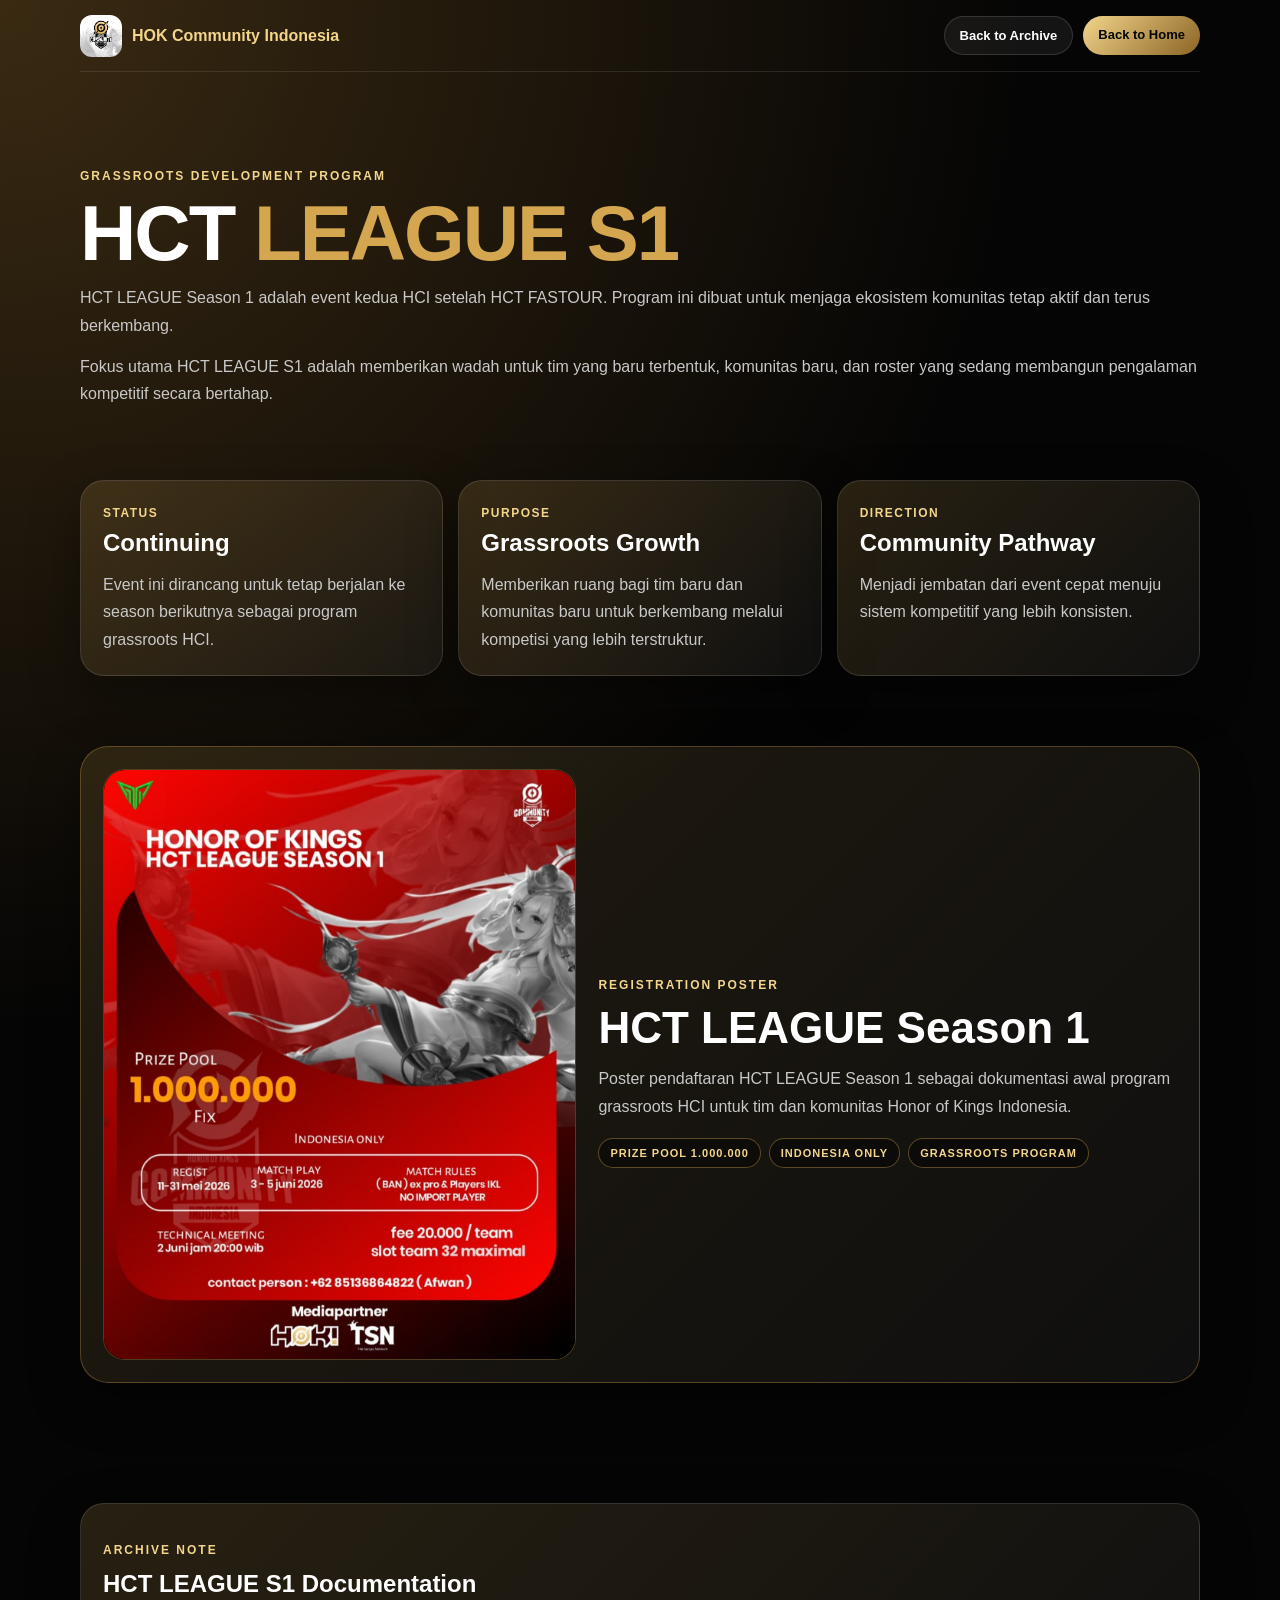
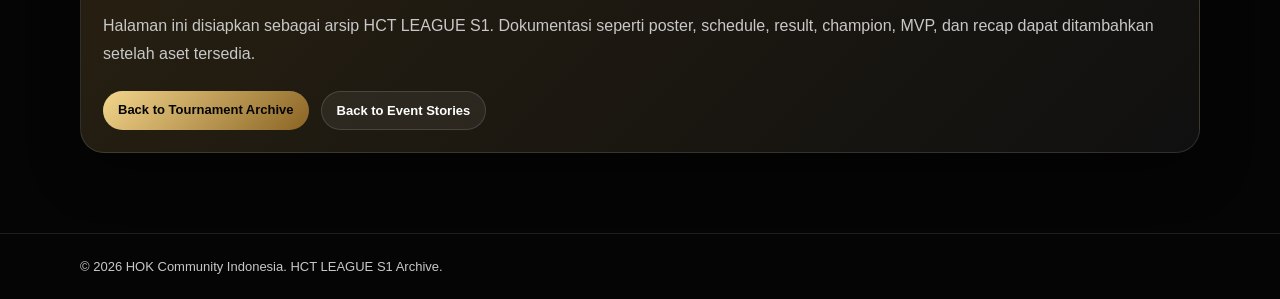
<file: hct-league.html>
<!DOCTYPE html><html lang="id"><head><meta charset="UTF-8"><meta name="viewport" content="width=device-width,initial-scale=1.0"><title>HCT LEAGUE S1 | HCI</title><style>:root{--bg:#050505;--gold:#f3d58b;--red:#d4a64f;--text:#fff;--muted:#c8c8c8}*{box-sizing:border-box;margin:0;padding:0;scroll-behavior:smooth;-webkit-tap-highlight-color:transparent}body{font-family:Arial,sans-serif;background:radial-gradient(circle at top left,#3a2a12,#050505 45%),radial-gradient(circle at bottom right,#d4a64f18,transparent 35%),var(--bg);color:var(--text)}a{color:inherit;text-decoration:none}.wrap{width:min(1120px,92%);margin:auto}.nav{min-height:72px;display:flex;justify-content:space-between;align-items:center;gap:16px;border-bottom:1px solid #ffffff1a}.logo{display:flex;align-items:center;gap:10px;font-weight:900;color:var(--gold)}.logoImg{width:42px;height:42px;border-radius:12px;object-fit:cover}.navActions{display:flex;gap:10px;flex-wrap:wrap}.backBtn,.btn{display:inline-flex;padding:11px 15px;border-radius:99px;background:#ffffff10;border:1px solid #ffffff22;color:#fff;font-size:13px;font-weight:900}.primary{background:linear-gradient(135deg,#f3d58b,#8a6424);color:#050505;border:0}.hero{padding:80px 0 45px}.eyebrow{color:var(--gold);font-weight:900;letter-spacing:2px;font-size:12px;text-transform:uppercase;margin-bottom:10px}h1{font-size:clamp(40px,9vw,78px);line-height:.95;text-transform:uppercase;letter-spacing:-2px}.red{color:var(--red)}p{color:var(--muted);line-height:1.7;margin-top:14px}.grid3{display:grid;grid-template-columns:repeat(3,1fr);gap:15px;margin:28px 0 70px}.card,.noteBox{padding:22px;border-radius:24px;background:linear-gradient(135deg,#d4a64f2b,#ffffff0c);border:1px solid #ffffff1f;box-shadow:0 18px 50px #0006}.card span{color:var(--gold);font-size:12px;font-weight:900;text-transform:uppercase;letter-spacing:1.5px}.card h3{margin-top:8px;font-size:24px}.noteBox{margin-bottom:80px}.btns{display:flex;gap:12px;flex-wrap:wrap;margin-top:24px}
.posterSection{padding:0 0 70px}
.posterCard{display:grid;grid-template-columns:.9fr 1.1fr;gap:22px;align-items:center;margin-bottom:50px;padding:22px;border-radius:28px;background:linear-gradient(135deg,#d4a64f24,#ffffff0b);border:1px solid #d4a64f55;box-shadow:0 18px 50px #0006}
.posterFrame{border-radius:22px;overflow:hidden;background:#0008;border:1px solid #d4a64f55;min-height:320px;display:grid;place-items:center}
.posterFrame img{width:100%;height:100%;display:block;object-fit:contain;background:#000}
.posterFallback{display:none;min-height:320px;place-items:center;text-align:center;padding:22px;color:var(--muted);font-weight:800}
.posterInfo h2{font-size:clamp(28px,5vw,44px);line-height:1.05;margin-top:6px}
.posterMeta{display:flex;gap:8px;flex-wrap:wrap;margin-top:18px}
.posterTag{display:inline-flex;align-items:center;width:max-content;padding:8px 11px;border-radius:999px;background:#0006;border:1px solid #d4a64f66;color:var(--gold);font-size:11px;font-weight:900;text-transform:uppercase;letter-spacing:1px}
footer{padding:25px 0;border-top:1px solid #ffffff1a;color:var(--muted);font-size:13px}@media(max-width:850px){.nav{padding:14px 0;align-items:flex-start;flex-direction:column}.navActions{width:100%}.backBtn,.btn{width:100%;justify-content:center}.grid3,.posterCard{grid-template-columns:1fr}.posterFrame{min-height:260px}.posterFallback{min-height:260px}}</style><!-- Google tag (gtag.js) -->
<script async src="https://www.googletagmanager.com/gtag/js?id=G-ZTK81CLMKX"></script>
<script>
  window.dataLayer = window.dataLayer || [];
  function gtag(){dataLayer.push(arguments);}
  gtag('js', new Date());

  gtag('config', 'G-ZTK81CLMKX');
</script>
</head><body><header class="wrap nav"><a class="logo" href="index.html"><img class="logoImg" src="assets/logo-hci-new.jpg" alt="HCI Logo"><span>HOK Community Indonesia</span></a><div class="navActions"><a class="backBtn" href="tournament-archive.html">Back to Archive</a><a class="backBtn primary" href="index.html">Back to Home</a></div></header><main class="wrap"><section class="hero"><p class="eyebrow">Grassroots Development Program</p><h1>HCT <span class="red">LEAGUE S1</span></h1><p>HCT LEAGUE Season 1 adalah event kedua HCI setelah HCT FASTOUR. Program ini dibuat untuk menjaga ekosistem komunitas tetap aktif dan terus berkembang.</p>
<p>Fokus utama HCT LEAGUE S1 adalah memberikan wadah untuk tim yang baru terbentuk, komunitas baru, dan roster yang sedang membangun pengalaman kompetitif secara bertahap.</p></section><section class="grid3"><div class="card"><span>Status</span><h3>Continuing</h3><p>Event ini dirancang untuk tetap berjalan ke season berikutnya sebagai program grassroots HCI.</p></div>
<div class="card"><span>Purpose</span><h3>Grassroots Growth</h3><p>Memberikan ruang bagi tim baru dan komunitas baru untuk berkembang melalui kompetisi yang lebih terstruktur.</p></div>
<div class="card"><span>Direction</span><h3>Community Pathway</h3><p>Menjadi jembatan dari event cepat menuju sistem kompetitif yang lebih konsisten.</p></div></section><section class="posterSection"><div class="posterCard"><div class="posterFrame"><img src="assets/league-s1.jpg" alt="HCT LEAGUE Season 1 Registration Poster" onerror="this.style.display='none';this.nextElementSibling.style.display='grid';"><div class="posterFallback">Poster HCT LEAGUE Season 1 belum tersedia<br>assets/league-s1.jpg</div></div><div class="posterInfo"><p class="eyebrow">Registration Poster</p><h2>HCT LEAGUE Season 1</h2><p>Poster pendaftaran HCT LEAGUE Season 1 sebagai dokumentasi awal program grassroots HCI untuk tim dan komunitas Honor of Kings Indonesia.</p><div class="posterMeta"><span class="posterTag">Prize Pool 1.000.000</span><span class="posterTag">Indonesia Only</span><span class="posterTag">Grassroots Program</span></div></div></div></section><section class="noteBox"><p class="eyebrow">Archive Note</p><h2>HCT LEAGUE S1 Documentation</h2><p>Halaman ini disiapkan sebagai arsip HCT LEAGUE S1. Dokumentasi seperti poster, schedule, result, champion, MVP, dan recap dapat ditambahkan setelah aset tersedia.</p><div class="btns"><a class="btn primary" href="tournament-archive.html">Back to Tournament Archive</a><a class="btn" href="index.html#updates">Back to Event Stories</a></div></section></main><footer><div class="wrap">© 2026 HOK Community Indonesia. HCT LEAGUE S1 Archive.</div></footer></body></html>
</file>
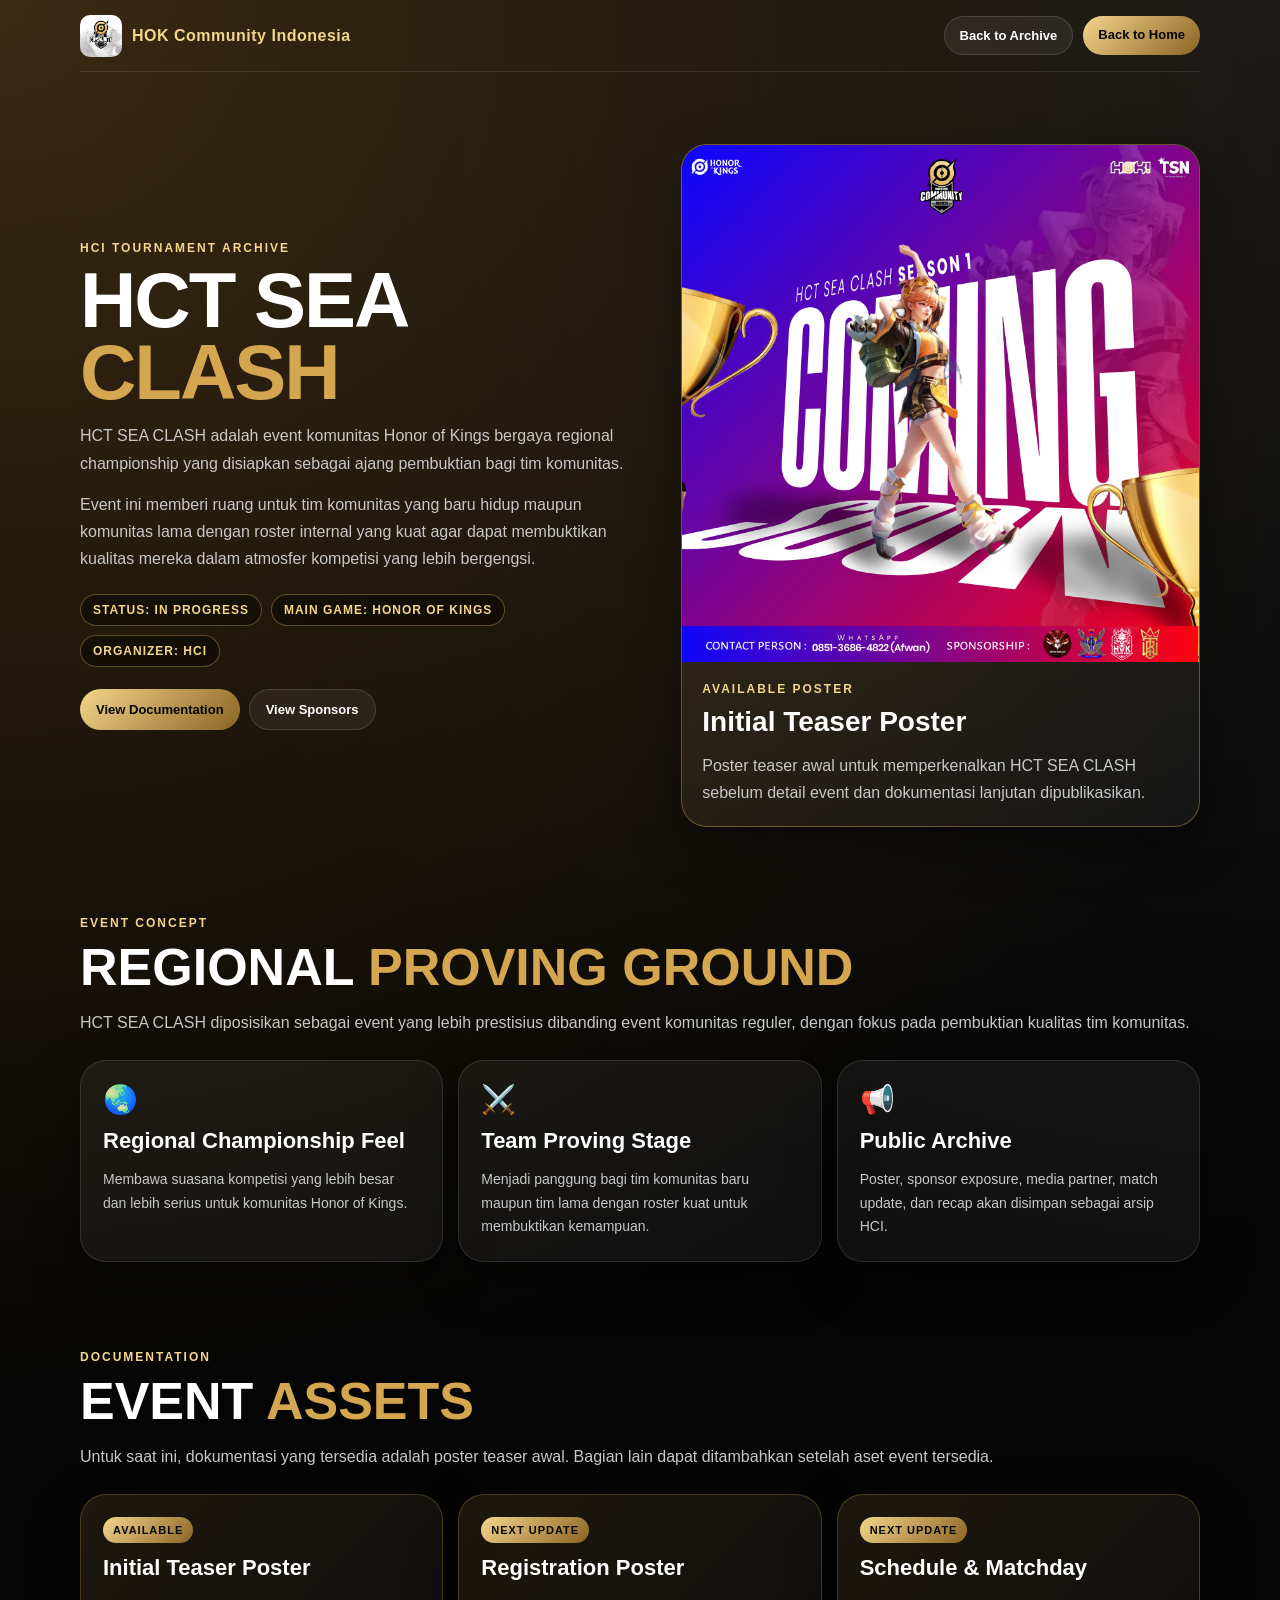
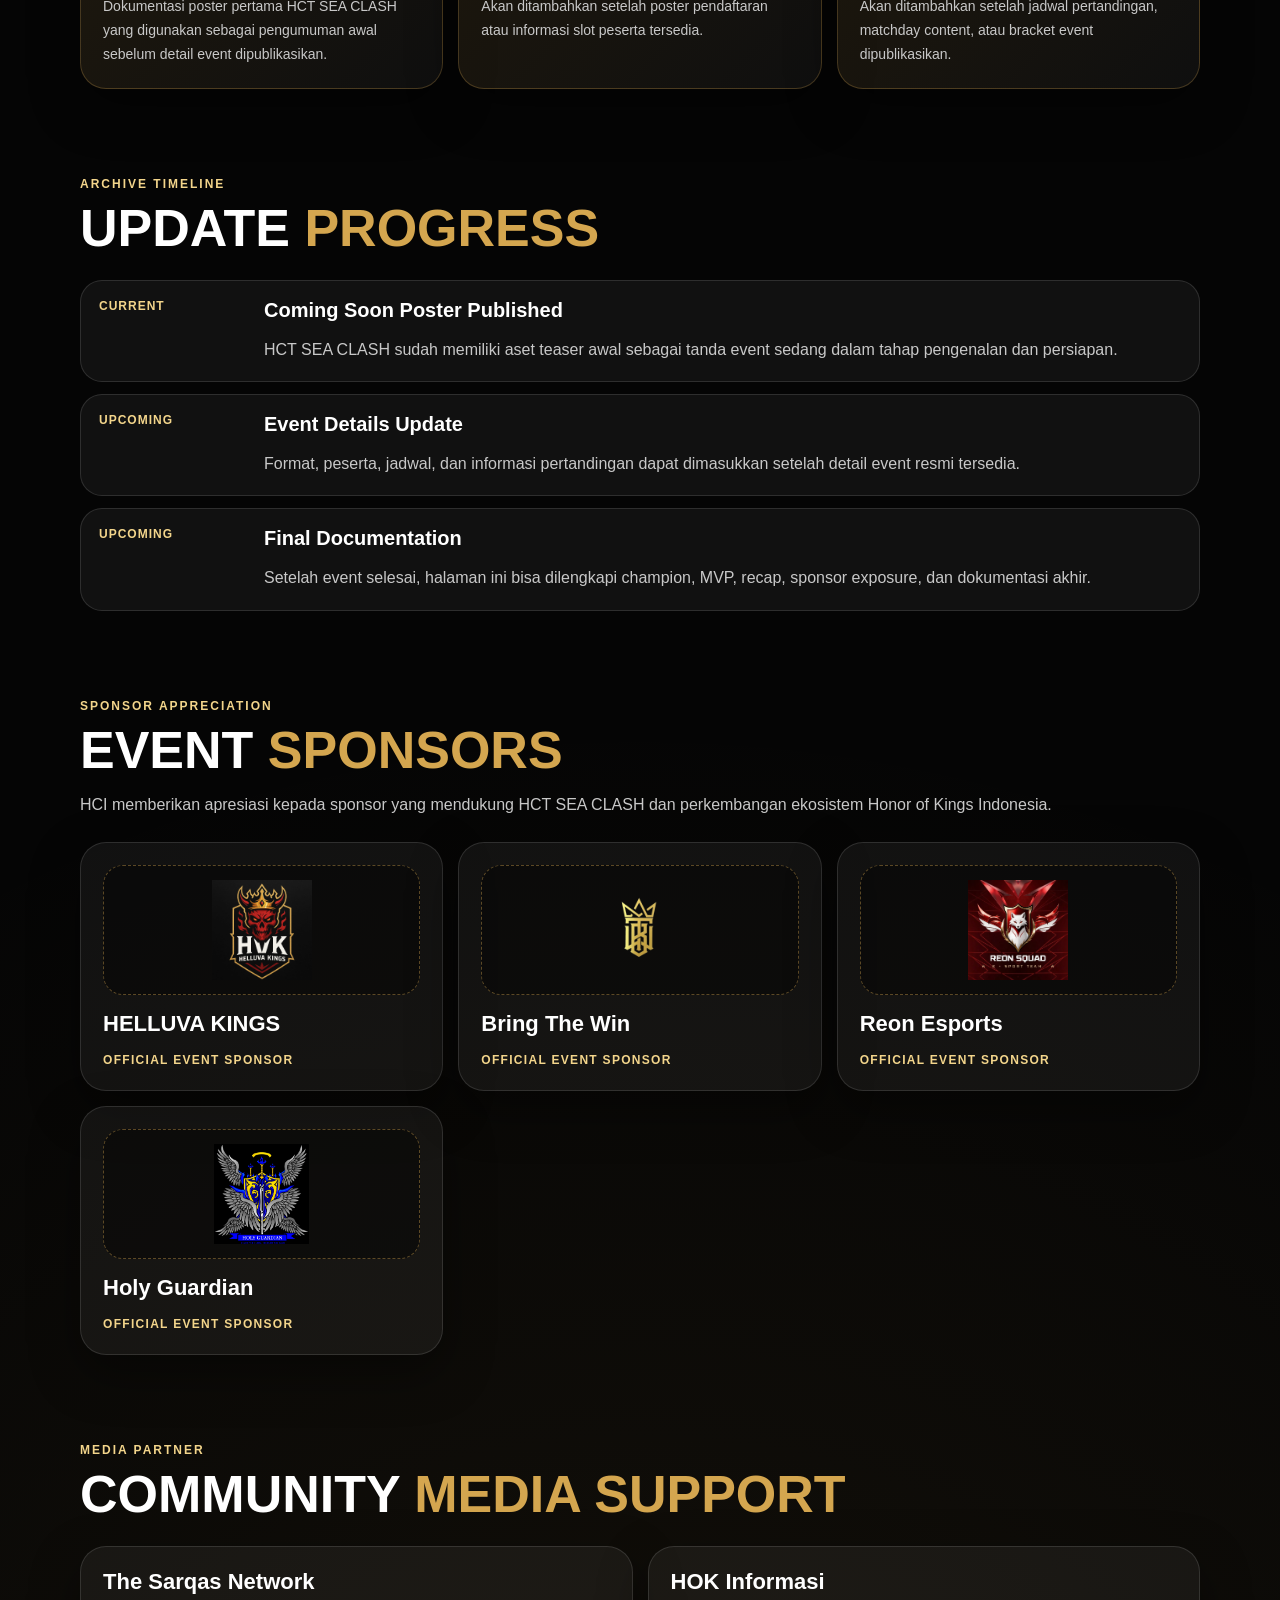
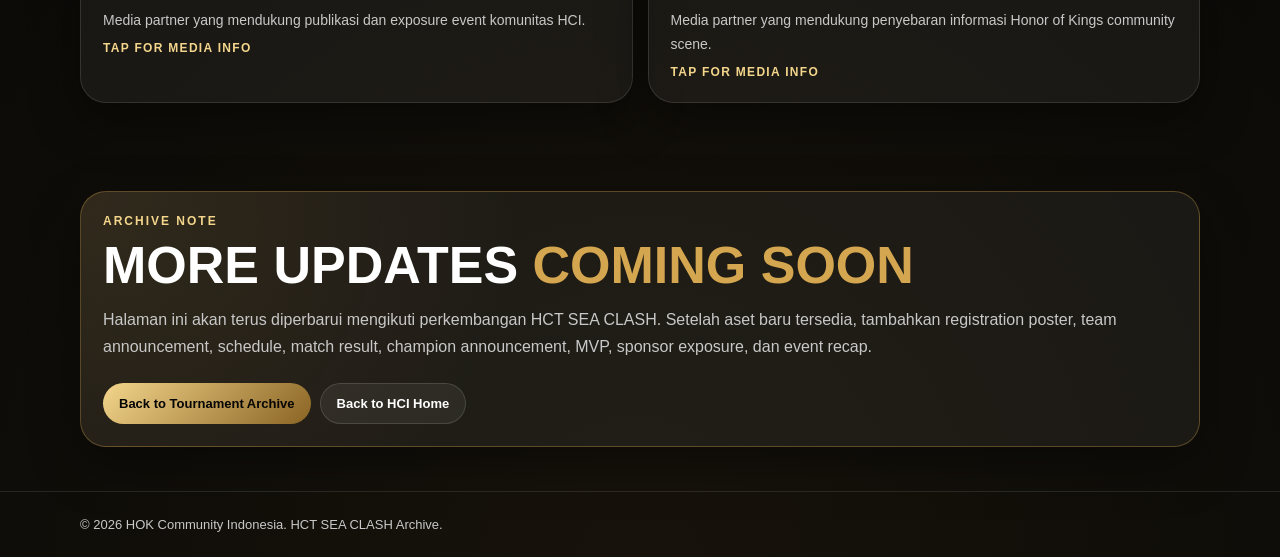
<file: hct-sea-clash.html>
<!DOCTYPE html>
<html lang="id">
<head>
<meta charset="UTF-8">
<meta name="viewport" content="width=device-width,initial-scale=1.0">
<title>HCT SEA CLASH | HCI Tournament Archive</title>
<style>
:root{--bg:#050505;--card:#141414;--gold:#f3d58b;--red:#d4a64f;--text:#ffffff;--muted:#c8c8c8;}
*{box-sizing:border-box;margin:0;padding:0;scroll-behavior:smooth;-webkit-tap-highlight-color:transparent;}a,button{color:inherit;text-decoration:none;-webkit-tap-highlight-color:transparent;}a:focus,button:focus{outline:none;box-shadow:none;}
body{font-family:Arial,sans-serif;background:radial-gradient(circle at top left,#3a2a12,transparent 36%),radial-gradient(circle at top right,#ffffff14,transparent 32%),radial-gradient(circle at bottom,#d4a64f16,transparent 38%),var(--bg);color:var(--text);}.wrap{width:min(1120px,92%);margin:auto;}
.nav{min-height:72px;display:flex;justify-content:space-between;align-items:center;gap:16px;border-bottom:1px solid #ffffff1a;}.logo{display:flex;align-items:center;gap:10px;font-weight:900;color:var(--gold);letter-spacing:.5px;}.logoImg{width:42px;height:42px;border-radius:10px;object-fit:contain;display:block;}.navActions{display:flex;gap:10px;flex-wrap:wrap;}.backBtn{padding:11px 15px;border-radius:99px;background:#ffffff10;border:1px solid #ffffff22;color:#fff;font-size:13px;font-weight:900;}.backBtn:hover{background:#d4a64f26}.backBtn.primary{background:linear-gradient(135deg,#f3d58b,#8a6424);color:#050505;border:0}
.hero{padding:72px 0 45px}.heroGrid{display:grid;grid-template-columns:1.05fr .95fr;gap:28px;align-items:center}.eyebrow{color:var(--gold);font-weight:900;letter-spacing:2px;font-size:12px;text-transform:uppercase;margin-bottom:10px}h1{font-size:clamp(42px,9vw,78px);line-height:.92;text-transform:uppercase;letter-spacing:-2px}.red{color:var(--red)}p{color:var(--muted);line-height:1.7;margin-top:14px}.badges,.btns{display:flex;flex-wrap:wrap;gap:9px;margin-top:22px}.badge{display:inline-flex;align-items:center;width:max-content;gap:7px;padding:8px 12px;border-radius:999px;background:#0006;border:1px solid #d4a64f66;color:var(--gold);font-size:12px;font-weight:900;text-transform:uppercase;letter-spacing:1px}.btn{display:inline-flex;align-items:center;justify-content:center;width:max-content;padding:12px 16px;border-radius:999px;font-size:13px;font-weight:900;border:1px solid #ffffff22}.btn.primary{background:linear-gradient(135deg,#f3d58b,#8a6424);color:#050505;border:0}.btn.ghost{background:#ffffff10;color:#fff}.btn:hover{filter:brightness(1.08)}
.posterCard,.infoCard,.docCard,.sponsorCard,.partnerCard,.noteBox{background:#ffffff0d;border:1px solid #ffffff1f;border-radius:26px;box-shadow:0 18px 50px #0006}.posterCard{overflow:hidden;border-color:#d4a64f66;background:linear-gradient(145deg,#d4a64f24,#ffffff0b)}.posterFrame{position:relative;width:100%;min-height:430px;background:#0008;display:grid;place-items:center}.posterFrame img{width:100%;height:100%;min-height:430px;display:block;object-fit:cover}.posterPlaceholder{display:none;width:100%;min-height:430px;place-items:center;text-align:center;padding:28px;background:linear-gradient(135deg,#d4a64f24,#ffffff0b),#090909}.posterPlaceholder h3{color:var(--gold);font-size:30px;text-transform:uppercase}.posterPlaceholder small{display:block;color:var(--muted);margin-top:10px;line-height:1.6}.posterContent{padding:20px}.posterContent h2{font-size:28px;margin-bottom:6px}
section{padding:44px 0}.head{margin-bottom:24px}.title{font-size:clamp(30px,6vw,52px);line-height:1.05;text-transform:uppercase}.grid3{display:grid;grid-template-columns:repeat(3,1fr);gap:15px}.grid2{display:grid;grid-template-columns:repeat(2,1fr);gap:15px}.infoCard,.docCard,.sponsorCard,.partnerCard,.noteBox{padding:22px}.icon{font-size:28px;margin-bottom:12px}.infoCard h3,.docCard h3,.sponsorCard h3,.partnerCard h3{font-size:22px;margin-bottom:8px}.infoCard p,.docCard p,.sponsorCard p,.partnerCard p{font-size:14px}.docCard{border-color:#d4a64f44;background:linear-gradient(135deg,#d4a64f1f,#ffffff0b)}.docStatus{display:inline-flex;margin-bottom:12px;padding:7px 10px;border-radius:999px;background:linear-gradient(135deg,#f3d58b,#8a6424);color:#050505;font-size:11px;font-weight:900;text-transform:uppercase;letter-spacing:1px}.timeline{display:grid;gap:12px}.timelineItem{display:grid;grid-template-columns:150px 1fr;gap:15px;padding:18px;border-radius:22px;background:#ffffff0d;border:1px solid #ffffff1f}.timelineItem span{color:var(--gold);font-size:12px;font-weight:900;text-transform:uppercase;letter-spacing:1px}.timelineItem h3{font-size:20px}.sponsorLogoBox{width:100%;min-height:120px;border-radius:20px;background:#0006;border:1px dashed #d4a64f66;display:grid;place-items:center;margin-bottom:16px;color:var(--gold);font-size:13px;font-weight:900;text-align:center;padding:14px}.sponsorLogo{max-width:100%;max-height:100px;object-fit:contain}.sponsorCard span,.partnerCard span{display:inline-block;margin-top:8px;color:var(--gold);font-size:12px;font-weight:900;text-transform:uppercase;letter-spacing:1.3px}.noteBox{border-color:#d4a64f55;background:radial-gradient(circle at top left,#d4a64f1f,transparent 38%),#ffffff0d}footer{padding:25px 0;border-top:1px solid #ffffff1a;color:var(--muted);font-size:13px}
@media(max-width:850px){.nav{padding:14px 0;align-items:flex-start;flex-direction:column}.heroGrid,.grid2,.grid3{grid-template-columns:1fr}.hero{padding:52px 0 32px}.posterFrame,.posterFrame img,.posterPlaceholder{min-height:360px}.timelineItem{grid-template-columns:1fr}.btn,.backBtn{width:100%;text-align:center;justify-content:center}.navActions{width:100%}}
</style>
<!-- Google tag (gtag.js) -->
<script async src="https://www.googletagmanager.com/gtag/js?id=G-ZTK81CLMKX"></script>
<script>
  window.dataLayer = window.dataLayer || [];
  function gtag(){dataLayer.push(arguments);}
  gtag('js', new Date());

  gtag('config', 'G-ZTK81CLMKX');
</script>
</head>
<body>
<header class="wrap nav"><a class="logo" href="index.html"><img class="logoImg" src="assets/logo-hci-new.jpg" alt="HCI Logo"><span>HOK Community Indonesia</span></a><div class="navActions"><a class="backBtn" href="tournament-archive.html">Back to Archive</a><a class="backBtn primary" href="index.html">Back to Home</a></div></header>
<main>
<section class="hero"><div class="wrap heroGrid"><div><div class="eyebrow">HCI Tournament Archive</div><h1>HCT SEA <span class="red">CLASH</span></h1><p>HCT SEA CLASH adalah event komunitas Honor of Kings bergaya regional championship yang disiapkan sebagai ajang pembuktian bagi tim komunitas.</p><p>Event ini memberi ruang untuk tim komunitas yang baru hidup maupun komunitas lama dengan roster internal yang kuat agar dapat membuktikan kualitas mereka dalam atmosfer kompetisi yang lebih bergengsi.</p><div class="badges"><span class="badge">Status: In Progress</span><span class="badge">Main Game: Honor of Kings</span><span class="badge">Organizer: HCI</span></div><div class="btns"><a class="btn primary" href="#documentation">View Documentation</a><a class="btn ghost" href="#sponsors">View Sponsors</a></div></div><div class="posterCard"><div class="posterFrame"><img src="assets/coming-soon.jpg" alt="HCT SEA CLASH Coming Soon Poster" onerror="this.style.display='none'; this.nextElementSibling.style.display='grid';"><div class="posterPlaceholder"><div><h3>Coming Soon</h3><small>Upload poster ke folder:<br>assets/coming-soon.jpg</small></div></div></div><div class="posterContent"><div class="eyebrow">Available Poster</div><h2>Initial Teaser Poster</h2><p>Poster teaser awal untuk memperkenalkan HCT SEA CLASH sebelum detail event dan dokumentasi lanjutan dipublikasikan.</p></div></div></div></section>
<section><div class="wrap"><div class="head"><div class="eyebrow">Event Concept</div><h2 class="title">Regional <span class="red">Proving Ground</span></h2><p>HCT SEA CLASH diposisikan sebagai event yang lebih prestisius dibanding event komunitas reguler, dengan fokus pada pembuktian kualitas tim komunitas.</p></div><div class="grid3"><div class="infoCard"><div class="icon">🌏</div><h3>Regional Championship Feel</h3><p>Membawa suasana kompetisi yang lebih besar dan lebih serius untuk komunitas Honor of Kings.</p></div><div class="infoCard"><div class="icon">⚔️</div><h3>Team Proving Stage</h3><p>Menjadi panggung bagi tim komunitas baru maupun tim lama dengan roster kuat untuk membuktikan kemampuan.</p></div><div class="infoCard"><div class="icon">📢</div><h3>Public Archive</h3><p>Poster, sponsor exposure, media partner, match update, dan recap akan disimpan sebagai arsip HCI.</p></div></div></div></section>
<section id="documentation"><div class="wrap"><div class="head"><div class="eyebrow">Documentation</div><h2 class="title">Event <span class="red">Assets</span></h2><p>Untuk saat ini, dokumentasi yang tersedia adalah poster teaser awal. Bagian lain dapat ditambahkan setelah aset event tersedia.</p></div><div class="grid3"><div class="docCard"><span class="docStatus">Available</span><h3>Initial Teaser Poster</h3><p>Dokumentasi poster pertama HCT SEA CLASH yang digunakan sebagai pengumuman awal sebelum detail event dipublikasikan.</p></div><div class="docCard"><span class="docStatus">Next Update</span><h3>Registration Poster</h3><p>Akan ditambahkan setelah poster pendaftaran atau informasi slot peserta tersedia.</p></div><div class="docCard"><span class="docStatus">Next Update</span><h3>Schedule & Matchday</h3><p>Akan ditambahkan setelah jadwal pertandingan, matchday content, atau bracket event dipublikasikan.</p></div></div></div></section>
<section><div class="wrap"><div class="head"><div class="eyebrow">Archive Timeline</div><h2 class="title">Update <span class="red">Progress</span></h2></div><div class="timeline"><div class="timelineItem"><span>Current</span><div><h3>Coming Soon Poster Published</h3><p>HCT SEA CLASH sudah memiliki aset teaser awal sebagai tanda event sedang dalam tahap pengenalan dan persiapan.</p></div></div><div class="timelineItem"><span>Upcoming</span><div><h3>Event Details Update</h3><p>Format, peserta, jadwal, dan informasi pertandingan dapat dimasukkan setelah detail event resmi tersedia.</p></div></div><div class="timelineItem"><span>Upcoming</span><div><h3>Final Documentation</h3><p>Setelah event selesai, halaman ini bisa dilengkapi champion, MVP, recap, sponsor exposure, dan dokumentasi akhir.</p></div></div></div></div></section>
<section id="sponsors"><div class="wrap"><div class="head"><div class="eyebrow">Sponsor Appreciation</div><h2 class="title">Event <span class="red">Sponsors</span></h2><p>HCI memberikan apresiasi kepada sponsor yang mendukung HCT SEA CLASH dan perkembangan ekosistem Honor of Kings Indonesia.</p></div><div class="grid3"><div class="sponsorCard"><div class="sponsorLogoBox"><img class="sponsorLogo" src="assets/HVK.jpg" alt="HELLUVA KINGS" onerror="this.outerHTML='HELLUVA KINGS';"></div><h3>HELLUVA KINGS</h3><span>Official Event Sponsor</span></div><div class="sponsorCard"><div class="sponsorLogoBox"><img class="sponsorLogo" src="assets/BTW.png" alt="Bring The Win" onerror="this.outerHTML='Bring The Win';"></div><h3>Bring The Win</h3><span>Official Event Sponsor</span></div><div class="sponsorCard"><div class="sponsorLogoBox"><img class="sponsorLogo" src="assets/REON.jpg" alt="Reon Esports" onerror="this.outerHTML='Reon Esports';"></div><h3>Reon Esports</h3><span>Official Event Sponsor</span></div><div class="sponsorCard"><div class="sponsorLogoBox"><img class="sponsorLogo" src="assets/HGK.jpg" alt="Holy Guardian" onerror="this.outerHTML='Holy Guardian';"></div><h3>Holy Guardian</h3><span>Official Event Sponsor</span></div></div></div></section>
<section><div class="wrap"><div class="head"><div class="eyebrow">Media Partner</div><h2 class="title">Community <span class="red">Media Support</span></h2></div><div class="grid2"><a class="partnerCard" href="https://www.instagram.com/sarqasnetwork.id?igsh=NjFhYjh1MTNrdGE2" target="_blank" rel="noopener noreferrer"><h3>The Sarqas Network</h3><p>Media partner yang mendukung publikasi dan exposure event komunitas HCI.</p><span>Tap for Media Info</span></a><a class="partnerCard" href="https://www.instagram.com/hokinformasi?igsh=MTE3N3l5MG4wMng2bQ==" target="_blank" rel="noopener noreferrer"><h3>HOK Informasi</h3><p>Media partner yang mendukung penyebaran informasi Honor of Kings community scene.</p><span>Tap for Media Info</span></a></div></div></section>
<section><div class="wrap"><div class="noteBox"><div class="eyebrow">Archive Note</div><h2 class="title">More Updates <span class="red">Coming Soon</span></h2><p>Halaman ini akan terus diperbarui mengikuti perkembangan HCT SEA CLASH. Setelah aset baru tersedia, tambahkan registration poster, team announcement, schedule, match result, champion announcement, MVP, sponsor exposure, dan event recap.</p><div class="btns"><a class="btn primary" href="tournament-archive.html">Back to Tournament Archive</a><a class="btn ghost" href="index.html">Back to HCI Home</a></div></div></div></section>
</main><footer><div class="wrap">© <span id="year"></span> HOK Community Indonesia. HCT SEA CLASH Archive.</div></footer><script>document.getElementById("year").textContent=new Date().getFullYear();</script></body></html>
</file>
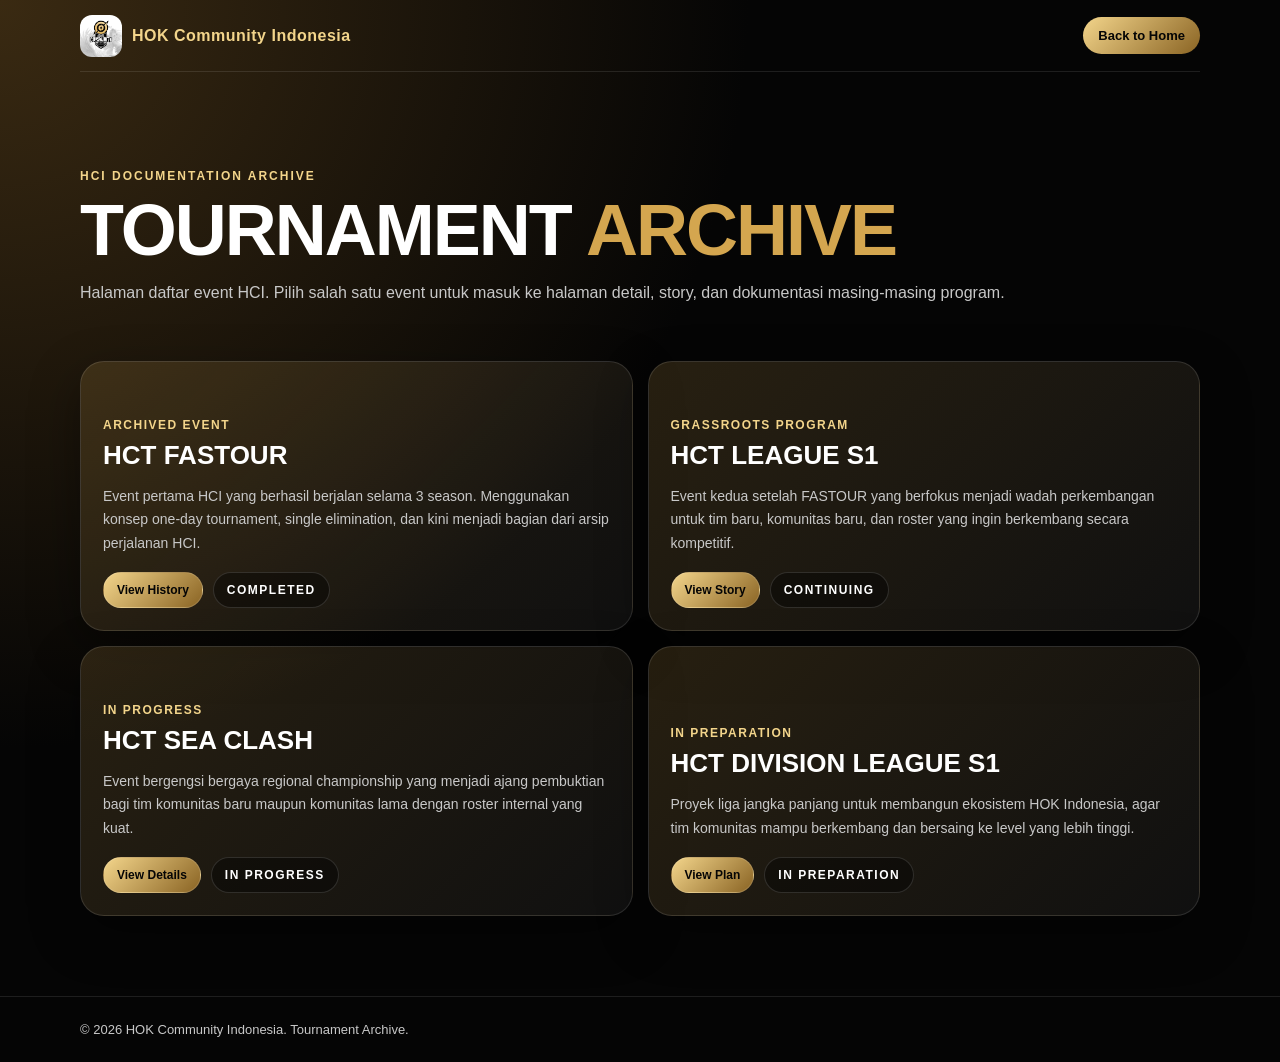
<file: tournament-archive.html>
<!DOCTYPE html>
<html lang="id">
<head>
<meta charset="UTF-8">
<meta name="viewport" content="width=device-width,initial-scale=1.0">
<title>Tournament Archive | HCI</title>

<style>
:root{--bg:#050505;--gold:#f3d58b;--red:#d4a64f;--text:#fff;--muted:#c8c8c8;}
*{box-sizing:border-box;margin:0;padding:0;scroll-behavior:smooth;-webkit-tap-highlight-color:transparent;}
a,button{color:inherit;text-decoration:none;-webkit-tap-highlight-color:transparent;}
a:focus,button:focus{outline:none;box-shadow:none;}
body{font-family:Arial,sans-serif;background:radial-gradient(circle at top left,#3a2a12,#050505 45%),radial-gradient(circle at bottom right,#d4a64f18,transparent 35%),var(--bg);color:var(--text);}
.wrap{width:min(1120px,92%);margin:auto;}
.nav{min-height:72px;display:flex;justify-content:space-between;align-items:center;gap:16px;border-bottom:1px solid #ffffff1a;}
.logo{display:flex;align-items:center;gap:10px;font-weight:900;color:var(--gold);letter-spacing:.5px;}
.logoImg{width:42px;height:42px;border-radius:12px;object-fit:cover;display:block;}
.navActions{display:flex;gap:10px;flex-wrap:wrap;}
.backBtn{padding:11px 15px;border-radius:99px;background:#ffffff10;border:1px solid #ffffff22;color:#fff;font-size:13px;font-weight:900;}
.backBtn:hover{background:#d4a64f26;}.backBtn.primary{background:linear-gradient(135deg,#f3d58b,#8a6424);color:#050505;border:0;}
.hero{padding:80px 0 55px;}.eyebrow{color:var(--gold);font-weight:900;letter-spacing:2px;font-size:12px;text-transform:uppercase;margin-bottom:10px;}
h1{font-size:clamp(38px,8vw,72px);line-height:.95;text-transform:uppercase;letter-spacing:-2px;}.red{color:var(--red);}p{color:var(--muted);line-height:1.7;margin-top:14px;}
.archiveGrid{display:grid;grid-template-columns:repeat(2,1fr);gap:15px;padding-bottom:80px;}.archiveCard{min-height:270px;padding:22px;border-radius:24px;background:linear-gradient(135deg,#d4a64f2b,#ffffff0c);border:1px solid #ffffff1f;box-shadow:0 18px 50px #0006;display:flex;flex-direction:column;justify-content:end;}
.archiveCard span{color:var(--gold);font-size:12px;font-weight:900;text-transform:uppercase;letter-spacing:1.5px;}.archiveCard h3{margin-top:8px;font-size:26px;}.archiveCard p{font-size:14px;}.archiveActions{display:flex;gap:10px;flex-wrap:wrap;margin-top:16px;}.archiveBtn{display:inline-block;padding:10px 13px;border-radius:99px;background:linear-gradient(135deg,#f3d58b,#8a6424);color:#050505;font-size:12px;font-weight:900;border:1px solid #ffffff22;}.archiveBtn:hover{filter:brightness(1.08);}.archiveBtn.secondary{background:#0006;color:#fff;}
footer{padding:25px 0;border-top:1px solid #ffffff1a;color:var(--muted);font-size:13px;}
@media(max-width:850px){.archiveGrid{grid-template-columns:1fr}.nav{padding:14px 0;align-items:flex-start;flex-direction:column}.navActions{width:100%}.backBtn{width:100%;text-align:center;justify-content:center}}
</style>
<!-- Google tag (gtag.js) -->
<script async src="https://www.googletagmanager.com/gtag/js?id=G-ZTK81CLMKX"></script>
<script>
  window.dataLayer = window.dataLayer || [];
  function gtag(){dataLayer.push(arguments);}
  gtag('js', new Date());

  gtag('config', 'G-ZTK81CLMKX');
</script>
</head>
<body>
<header class="wrap nav">
  <a class="logo" href="index.html">
    <img class="logoImg" src="assets/logo-hci-new.jpg" alt="HCI Logo">
    <span>HOK Community Indonesia</span>
  </a>
  <div class="navActions">
    <a class="backBtn primary" href="index.html">Back to Home</a>
  </div>
</header>

<main class="wrap">
  <section class="hero">
    <p class="eyebrow">HCI Documentation Archive</p>
    <h1>Tournament <span class="red">Archive</span></h1>
    <p>Halaman daftar event HCI. Pilih salah satu event untuk masuk ke halaman detail, story, dan dokumentasi masing-masing program.</p>
  </section>

  <section class="archiveGrid">
    <div class="archiveCard">
      <span>Archived Event</span>
      <h3>HCT FASTOUR</h3>
      <p>Event pertama HCI yang berhasil berjalan selama 3 season. Menggunakan konsep one-day tournament, single elimination, dan kini menjadi bagian dari arsip perjalanan HCI.</p>
      <div class="archiveActions"><a class="archiveBtn" href="hct-fastour.html">View History</a><span class="archiveBtn secondary">Completed</span></div>
    </div>

    <div class="archiveCard">
      <span>Grassroots Program</span>
      <h3>HCT LEAGUE S1</h3>
      <p>Event kedua setelah FASTOUR yang berfokus menjadi wadah perkembangan untuk tim baru, komunitas baru, dan roster yang ingin berkembang secara kompetitif.</p>
      <div class="archiveActions"><a class="archiveBtn" href="hct-league.html">View Story</a><span class="archiveBtn secondary">Continuing</span></div>
    </div>

    <div class="archiveCard">
      <span>In Progress</span>
      <h3>HCT SEA CLASH</h3>
      <p>Event bergengsi bergaya regional championship yang menjadi ajang pembuktian bagi tim komunitas baru maupun komunitas lama dengan roster internal yang kuat.</p>
      <div class="archiveActions"><a class="archiveBtn" href="hct-sea-clash.html">View Details</a><span class="archiveBtn secondary">In Progress</span></div>
    </div>

    <div class="archiveCard">
      <span>In Preparation</span>
      <h3>HCT DIVISION LEAGUE S1</h3>
      <p>Proyek liga jangka panjang untuk membangun ekosistem HOK Indonesia, agar tim komunitas mampu berkembang dan bersaing ke level yang lebih tinggi.</p>
      <div class="archiveActions"><a class="archiveBtn" href="hct-division-league-s1.html">View Plan</a><span class="archiveBtn secondary">In Preparation</span></div>
    </div>
  </section>
</main>
<footer><div class="wrap">© 2026 HOK Community Indonesia. Tournament Archive.</div></footer>
</body>
</html>
</file>
